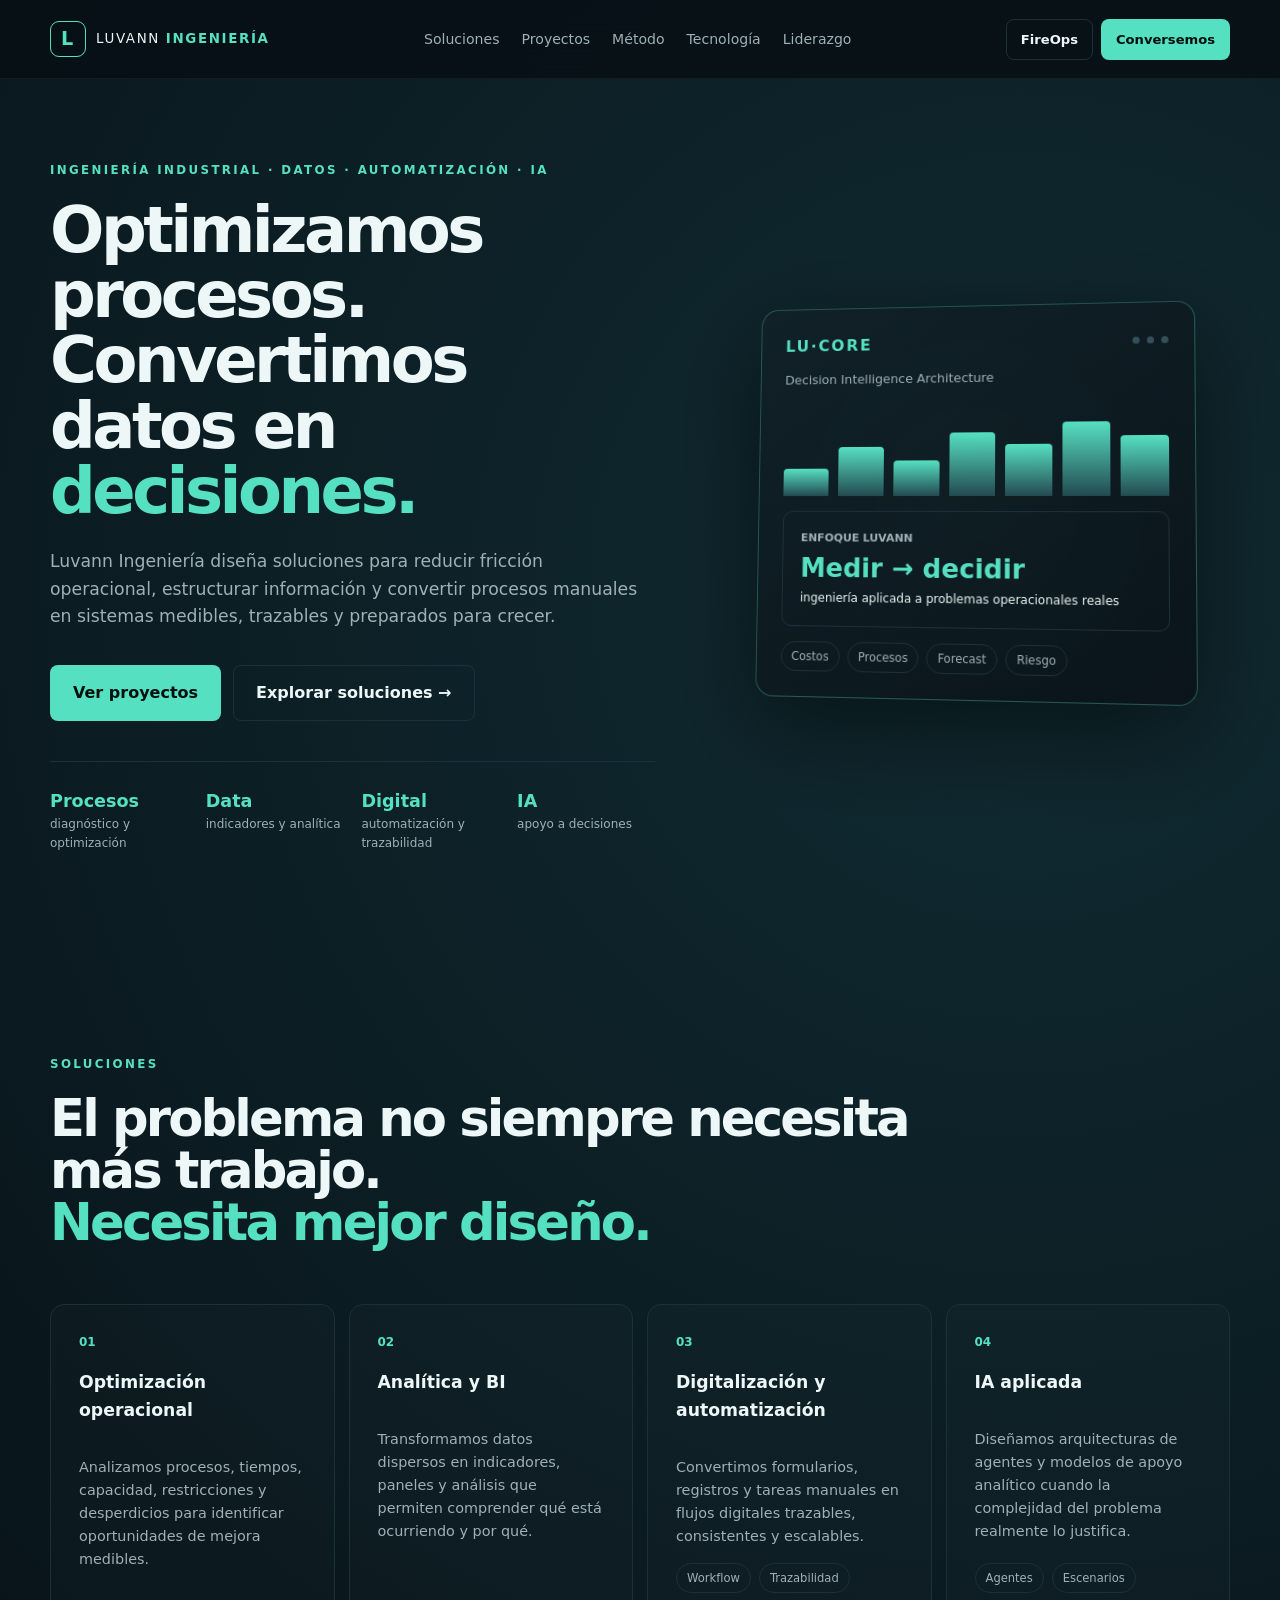
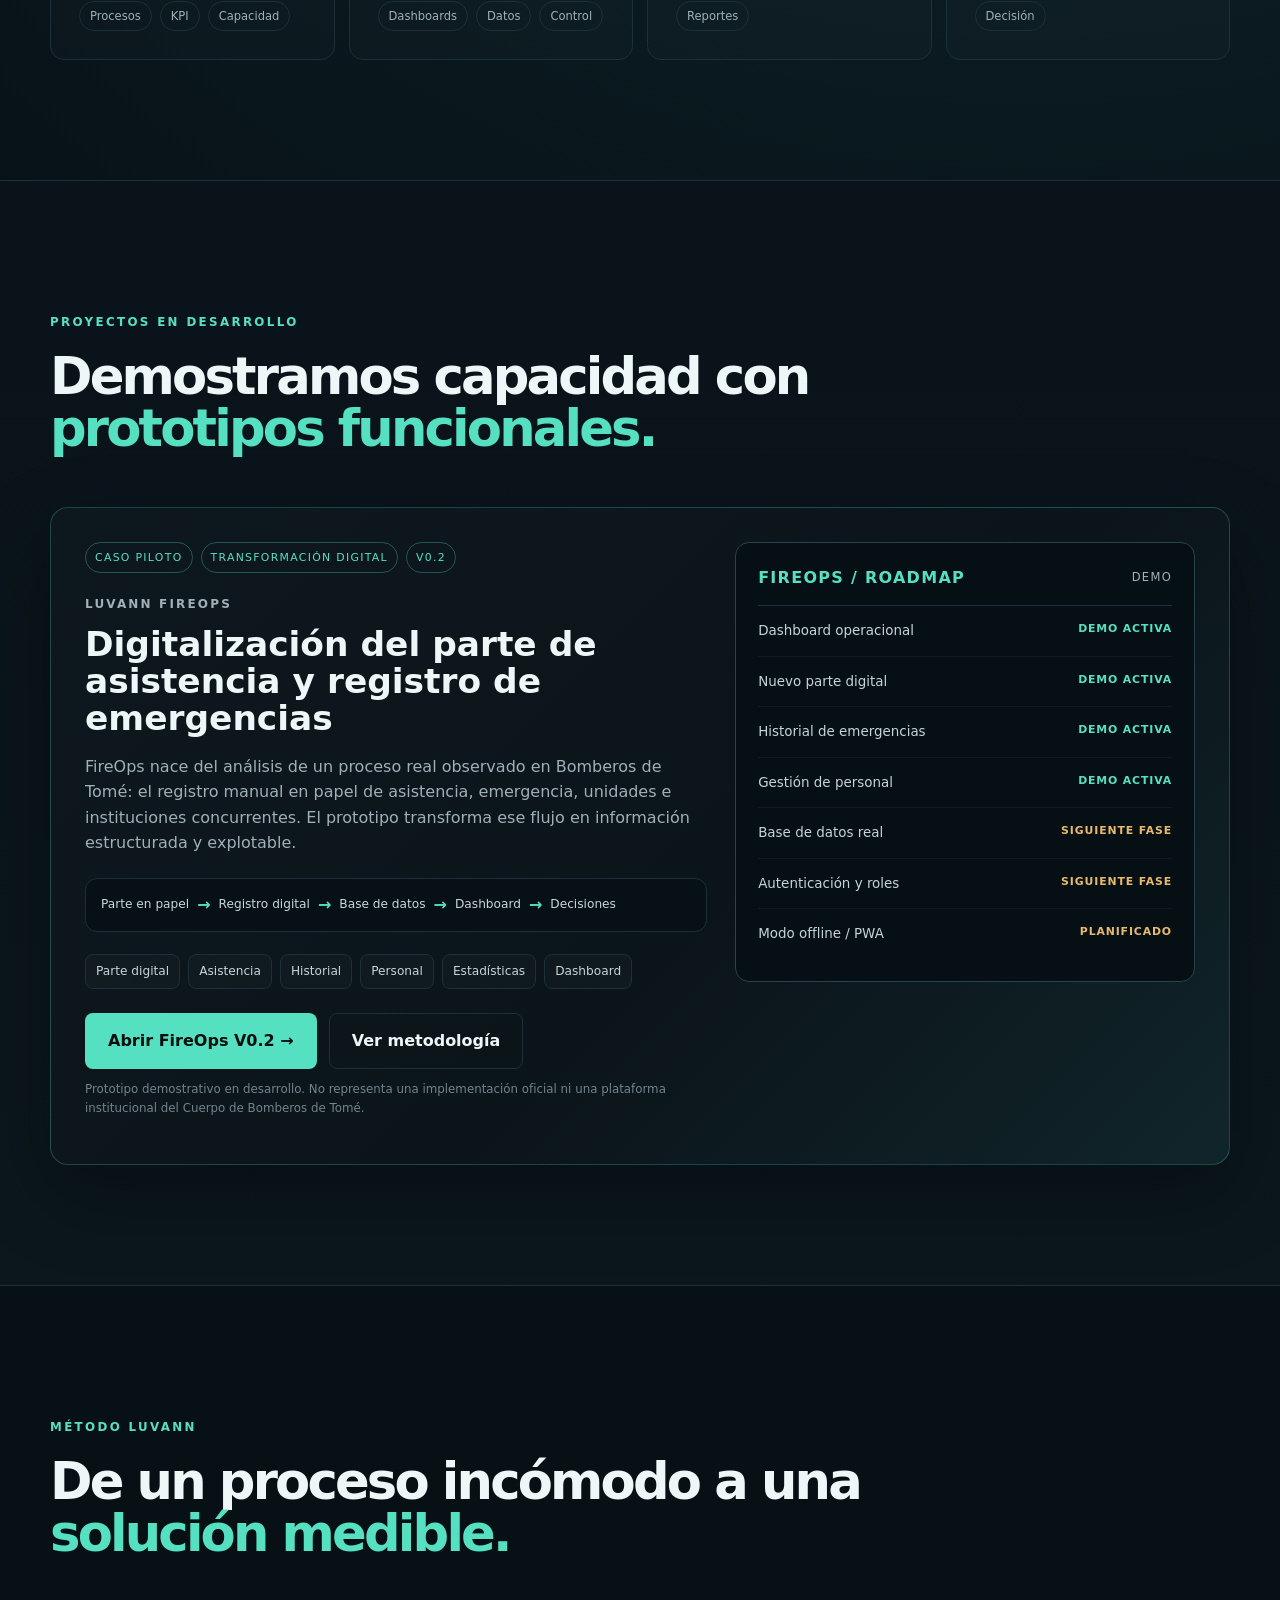
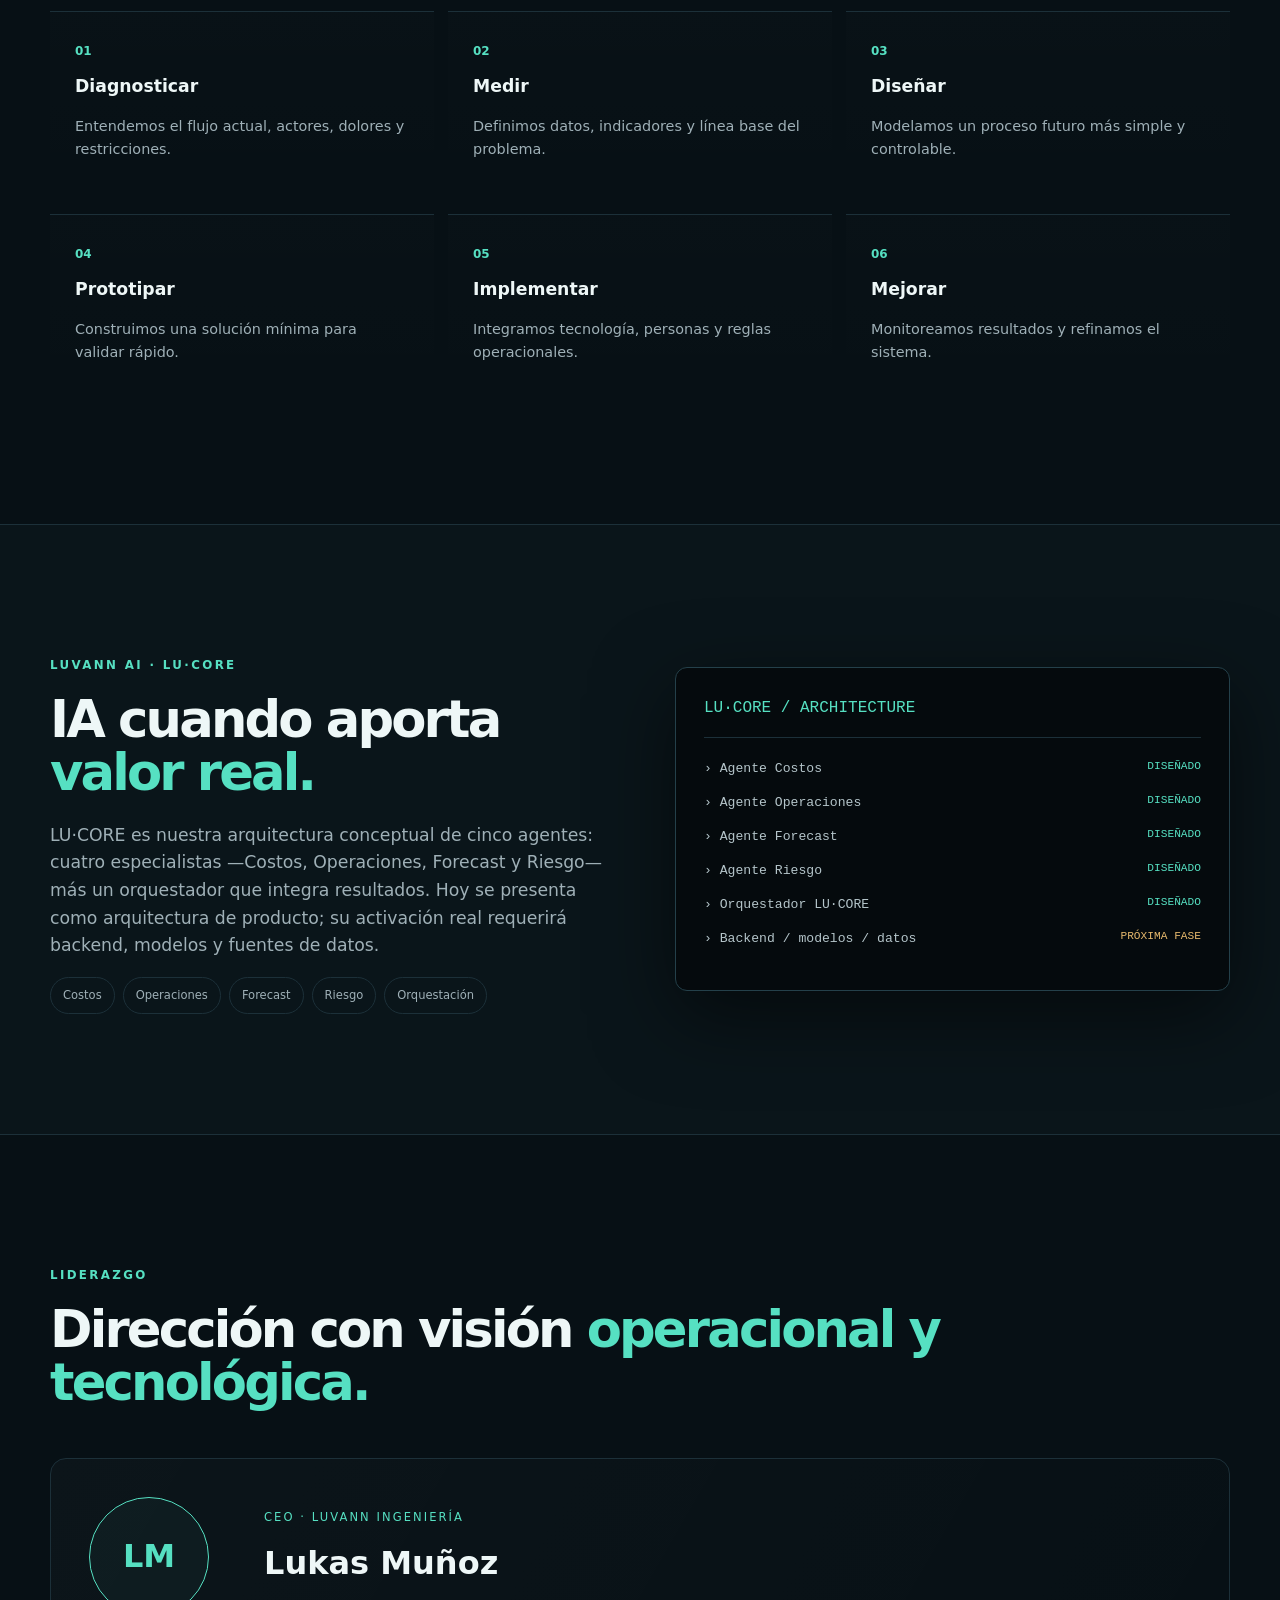
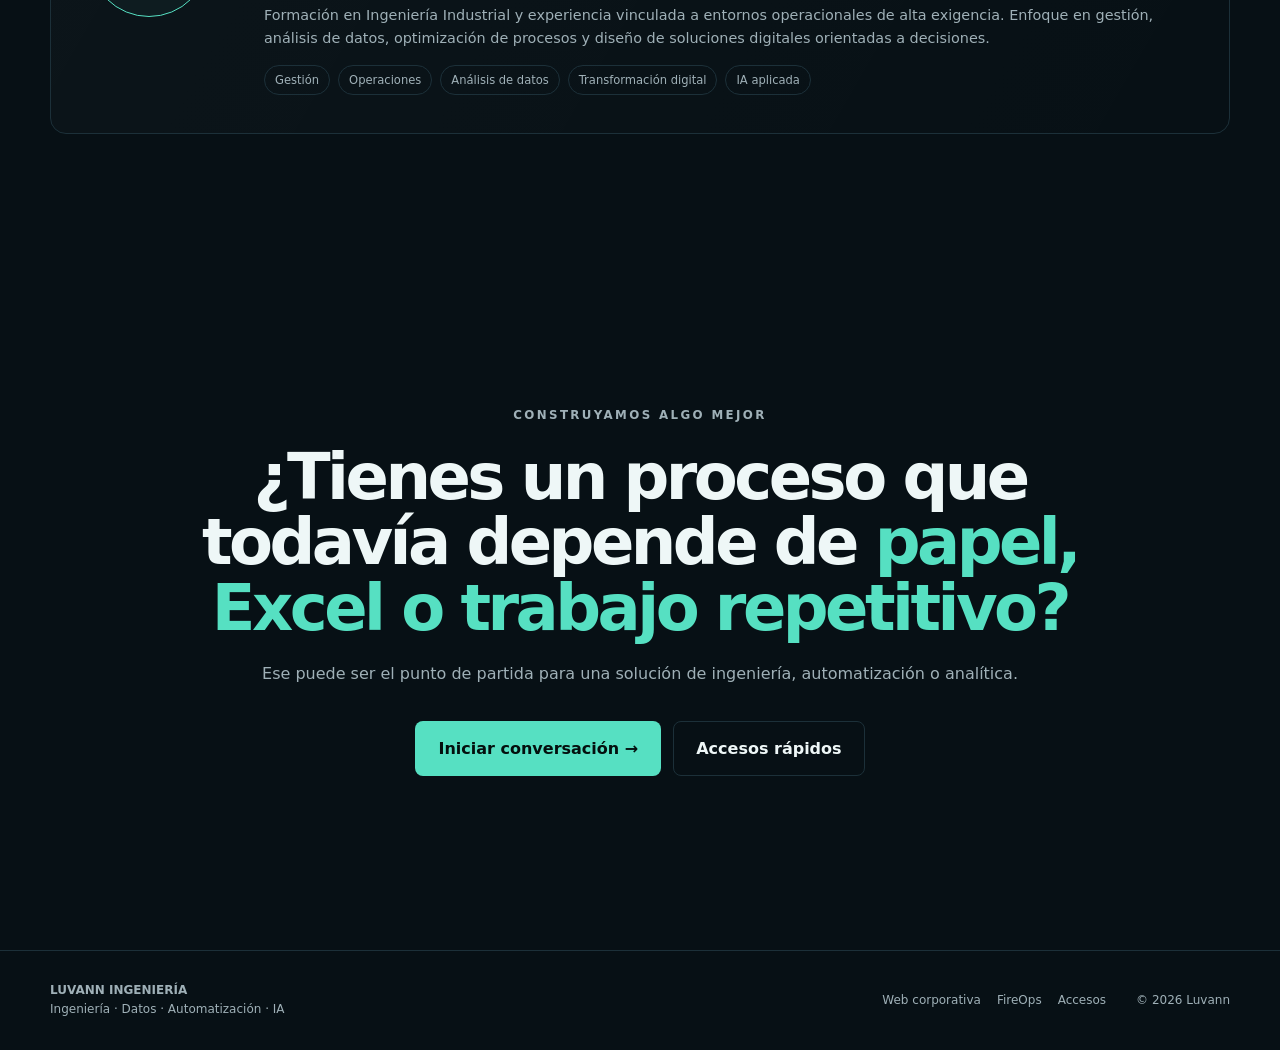
<file: index.html>
<!doctype html>
<html lang="es">
<head>
  <meta charset="utf-8">
  <meta name="viewport" content="width=device-width, initial-scale=1">
  <meta name="description" content="Luvann Ingeniería: optimización de procesos, análisis de datos, automatización e inteligencia artificial aplicada a decisiones operacionales.">
  <meta name="theme-color" content="#071015">
  <title>Luvann Ingeniería | Procesos, Datos, Automatización e IA</title>
  <link rel="stylesheet" href="styles.css?v=4">
</head>
<body>
  <header class="nav-wrap">
    <nav class="nav container">
      <a class="brand" href="#inicio" aria-label="Luvann Ingeniería"><span class="brand-mark">L</span><span>LUVANN <b>INGENIERÍA</b></span></a>
      <div class="nav-links">
        <a href="#servicios">Soluciones</a><a href="#proyectos">Proyectos</a><a href="#metodo">Método</a><a href="#ia">Tecnología</a><a href="#liderazgo">Liderazgo</a>
      </div>
      <div class="nav-actions"><a class="btn ghost btn-small" href="fireops-demo.html">FireOps</a><a class="btn btn-small" href="#contacto">Conversemos</a></div>
    </nav>
  </header>

  <main>
    <section id="inicio" class="hero container">
      <div class="hero-copy reveal">
        <p class="eyebrow">INGENIERÍA INDUSTRIAL · DATOS · AUTOMATIZACIÓN · IA</p>
        <h1>Optimizamos procesos.<br>Convertimos datos en <span>decisiones.</span></h1>
        <p class="lead">Luvann Ingeniería diseña soluciones para reducir fricción operacional, estructurar información y convertir procesos manuales en sistemas medibles, trazables y preparados para crecer.</p>
        <div class="hero-actions"><a class="btn" href="#proyectos">Ver proyectos</a><a class="btn ghost" href="#servicios">Explorar soluciones →</a></div>
        <div class="metrics">
          <div><strong>Procesos</strong><span>diagnóstico y optimización</span></div>
          <div><strong>Data</strong><span>indicadores y analítica</span></div>
          <div><strong>Digital</strong><span>automatización y trazabilidad</span></div>
          <div><strong>IA</strong><span>apoyo a decisiones</span></div>
        </div>
      </div>
      <div class="hero-visual reveal">
        <div class="orb"></div>
        <div class="dashboard">
          <div class="dash-head"><span>LU·CORE</span><i></i><i></i><i></i></div>
          <p>Decision Intelligence Architecture</p>
          <div class="signal"><span></span><span></span><span></span><span></span><span></span><span></span><span></span></div>
          <div class="insight"><b>ENFOQUE LUVANN</b><strong>Medir → decidir</strong><span>ingeniería aplicada a problemas operacionales reales</span></div>
          <div class="chips"><span>Costos</span><span>Procesos</span><span>Forecast</span><span>Riesgo</span></div>
        </div>
      </div>
    </section>

    <section id="servicios" class="section container">
      <p class="eyebrow">SOLUCIONES</p>
      <h2>El problema no siempre necesita más trabajo.<br><span>Necesita mejor diseño.</span></h2>
      <div class="cards solution-cards">
        <article><b>01</b><h3>Optimización operacional</h3><p>Analizamos procesos, tiempos, capacidad, restricciones y desperdicios para identificar oportunidades de mejora medibles.</p><div class="mini-tags"><span>Procesos</span><span>KPI</span><span>Capacidad</span></div></article>
        <article><b>02</b><h3>Analítica y BI</h3><p>Transformamos datos dispersos en indicadores, paneles y análisis que permiten comprender qué está ocurriendo y por qué.</p><div class="mini-tags"><span>Dashboards</span><span>Datos</span><span>Control</span></div></article>
        <article><b>03</b><h3>Digitalización y automatización</h3><p>Convertimos formularios, registros y tareas manuales en flujos digitales trazables, consistentes y escalables.</p><div class="mini-tags"><span>Workflow</span><span>Trazabilidad</span><span>Reportes</span></div></article>
        <article><b>04</b><h3>IA aplicada</h3><p>Diseñamos arquitecturas de agentes y modelos de apoyo analítico cuando la complejidad del problema realmente lo justifica.</p><div class="mini-tags"><span>Agentes</span><span>Escenarios</span><span>Decisión</span></div></article>
      </div>
    </section>

    <section id="proyectos" class="section project-section">
      <div class="container">
        <p class="eyebrow">PROYECTOS EN DESARROLLO</p>
        <h2>Demostramos capacidad con <span>prototipos funcionales.</span></h2>
        <div class="project-card featured-project">
          <div class="project-copy">
            <div class="project-meta"><span>CASO PILOTO</span><span>TRANSFORMACIÓN DIGITAL</span><span>V0.2</span></div>
            <p class="project-kicker">LUVANN FIREOPS</p>
            <h3>Digitalización del parte de asistencia y registro de emergencias</h3>
            <p>FireOps nace del análisis de un proceso real observado en Bomberos de Tomé: el registro manual en papel de asistencia, emergencia, unidades e instituciones concurrentes. El prototipo transforma ese flujo en información estructurada y explotable.</p>
            <div class="flow-strip"><span>Parte en papel</span><b>→</b><span>Registro digital</span><b>→</b><span>Base de datos</span><b>→</b><span>Dashboard</span><b>→</b><span>Decisiones</span></div>
            <div class="project-points"><span>Parte digital</span><span>Asistencia</span><span>Historial</span><span>Personal</span><span>Estadísticas</span><span>Dashboard</span></div>
            <div class="hero-actions project-actions"><a class="btn" href="fireops-demo.html">Abrir FireOps V0.2 →</a><a class="btn ghost" href="#metodo">Ver metodología</a></div>
            <p class="legal-note">Prototipo demostrativo en desarrollo. No representa una implementación oficial ni una plataforma institucional del Cuerpo de Bomberos de Tomé.</p>
          </div>
          <div class="project-panel">
            <div class="project-panel-head"><strong>FIREOPS / ROADMAP</strong><span>DEMO</span></div>
            <div class="project-row"><span>Dashboard operacional</span><b>DEMO ACTIVA</b></div>
            <div class="project-row"><span>Nuevo parte digital</span><b>DEMO ACTIVA</b></div>
            <div class="project-row"><span>Historial de emergencias</span><b>DEMO ACTIVA</b></div>
            <div class="project-row"><span>Gestión de personal</span><b>DEMO ACTIVA</b></div>
            <div class="project-row"><span>Base de datos real</span><b class="pending">SIGUIENTE FASE</b></div>
            <div class="project-row"><span>Autenticación y roles</span><b class="pending">SIGUIENTE FASE</b></div>
            <div class="project-row"><span>Modo offline / PWA</span><b class="pending">PLANIFICADO</b></div>
          </div>
        </div>
      </div>
    </section>

    <section id="metodo" class="section container">
      <p class="eyebrow">MÉTODO LUVANN</p>
      <h2>De un proceso incómodo a una <span>solución medible.</span></h2>
      <div class="method-grid">
        <article><b>01</b><h3>Diagnosticar</h3><p>Entendemos el flujo actual, actores, dolores y restricciones.</p></article>
        <article><b>02</b><h3>Medir</h3><p>Definimos datos, indicadores y línea base del problema.</p></article>
        <article><b>03</b><h3>Diseñar</h3><p>Modelamos un proceso futuro más simple y controlable.</p></article>
        <article><b>04</b><h3>Prototipar</h3><p>Construimos una solución mínima para validar rápido.</p></article>
        <article><b>05</b><h3>Implementar</h3><p>Integramos tecnología, personas y reglas operacionales.</p></article>
        <article><b>06</b><h3>Mejorar</h3><p>Monitoreamos resultados y refinamos el sistema.</p></article>
      </div>
    </section>

    <section id="ia" class="section ai-section">
      <div class="container ai-grid">
        <div><p class="eyebrow">LUVANN AI · LU·CORE</p><h2>IA cuando aporta <span>valor real.</span></h2><p class="lead">LU·CORE es nuestra arquitectura conceptual de cinco agentes: cuatro especialistas —Costos, Operaciones, Forecast y Riesgo— más un orquestador que integra resultados. Hoy se presenta como arquitectura de producto; su activación real requerirá backend, modelos y fuentes de datos.</p><div class="mini-tags large"><span>Costos</span><span>Operaciones</span><span>Forecast</span><span>Riesgo</span><span>Orquestación</span></div></div>
        <div class="terminal"><div>LU·CORE / ARCHITECTURE</div><p>› Agente Costos <em>DISEÑADO</em></p><p>› Agente Operaciones <em>DISEÑADO</em></p><p>› Agente Forecast <em>DISEÑADO</em></p><p>› Agente Riesgo <em>DISEÑADO</em></p><p>› Orquestador LU·CORE <em>DISEÑADO</em></p><p>› Backend / modelos / datos <em class="pending-text">PRÓXIMA FASE</em></p></div>
      </div>
    </section>

    <section id="liderazgo" class="section container leadership">
      <p class="eyebrow">LIDERAZGO</p><h2>Dirección con visión <span>operacional y tecnológica.</span></h2>
      <div class="leader-card"><div class="avatar">LM</div><div><p class="role">CEO · LUVANN INGENIERÍA</p><h3>Lukas Muñoz</h3><p>Formación en Ingeniería Industrial y experiencia vinculada a entornos operacionales de alta exigencia. Enfoque en gestión, análisis de datos, optimización de procesos y diseño de soluciones digitales orientadas a decisiones.</p><div class="tags"><span>Gestión</span><span>Operaciones</span><span>Análisis de datos</span><span>Transformación digital</span><span>IA aplicada</span></div></div></div>
    </section>

    <section id="contacto" class="cta container"><p class="eyebrow">CONSTRUYAMOS ALGO MEJOR</p><h2>¿Tienes un proceso que todavía depende de <span>papel, Excel o trabajo repetitivo?</span></h2><p>Ese puede ser el punto de partida para una solución de ingeniería, automatización o analítica.</p><div class="hero-actions centered"><a class="btn" href="mailto:contacto@luvann.cl?subject=Consulta%20Luvann%20Ingenier%C3%ADa">Iniciar conversación →</a><a class="btn ghost" href="accesos.html">Accesos rápidos</a></div></section>
  </main>

  <footer><div class="container footer-grid"><div><strong>LUVANN INGENIERÍA</strong><span>Ingeniería · Datos · Automatización · IA</span></div><div><a href="./">Web corporativa</a><a href="fireops-demo.html">FireOps</a><a href="accesos.html">Accesos</a></div><span>© <span id="year"></span> Luvann</span></div></footer>
  <script src="script.js?v=4"></script>
</body>
</html>
</file>
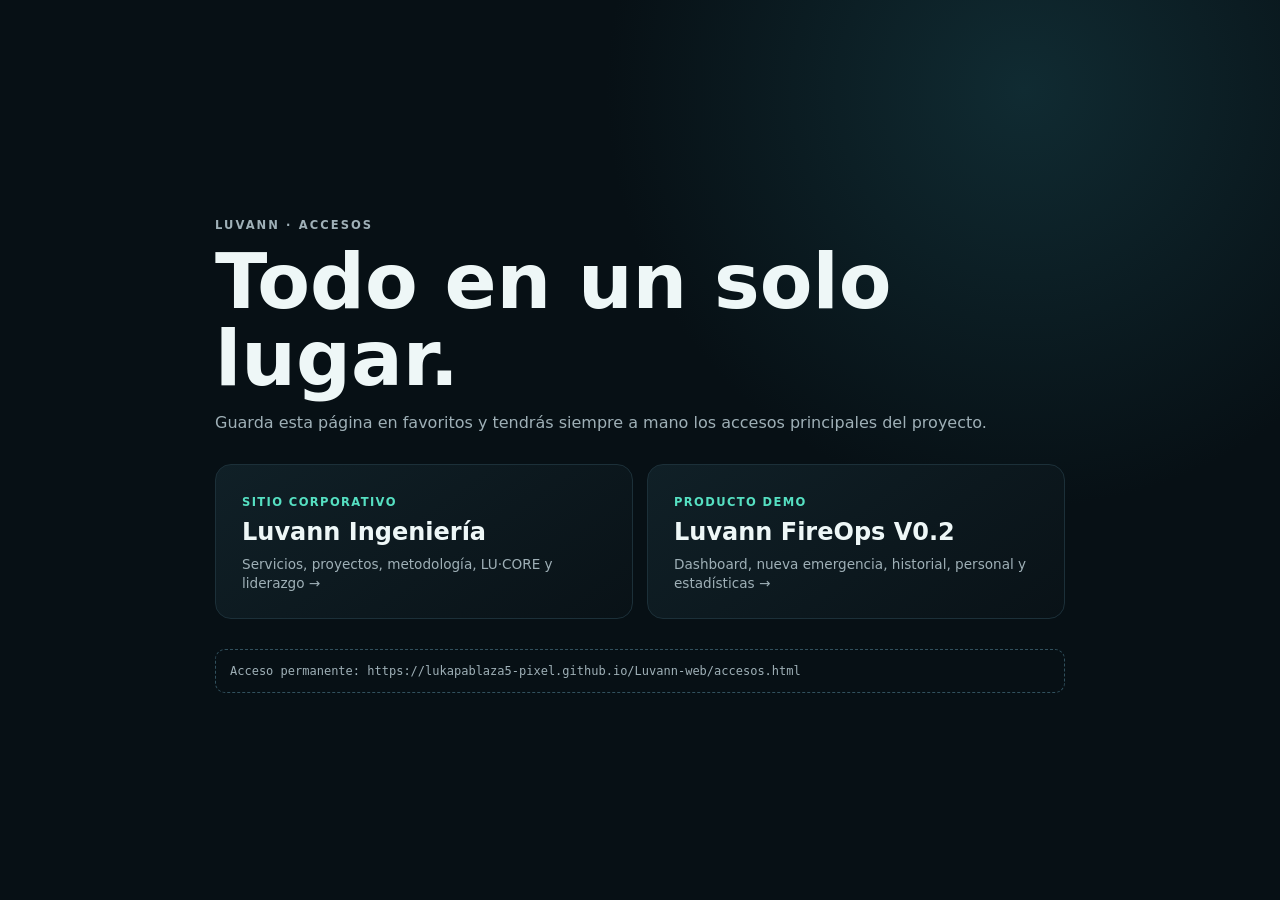
<file: accesos.html>
<!doctype html><html lang="es"><head><meta charset="utf-8"><meta name="viewport" content="width=device-width,initial-scale=1"><meta name="theme-color" content="#071015"><title>Luvann | Accesos rápidos</title><style>:root{--bg:#071015;--panel:#0d181e;--line:#1c3039;--text:#eef7f7;--muted:#9fb0b7;--accent:#56e0c2}*{box-sizing:border-box}body{margin:0;background:radial-gradient(circle at 80% 10%,#102b32 0,transparent 32%),var(--bg);color:var(--text);font-family:Inter,system-ui,-apple-system,Segoe UI,sans-serif;min-height:100vh;display:grid;place-items:center}.wrap{width:min(850px,calc(100% - 28px));padding:50px 0}.eyebrow{color:var(--accent);letter-spacing:.18em;font-size:.72rem;font-weight:800}.wrap h1{font-size:clamp(2.4rem,6vw,4.8rem);line-height:1;margin:10px 0 14px}.wrap p{color:var(--muted)}.grid{display:grid;grid-template-columns:1fr 1fr;gap:14px;margin-top:32px}.card{display:block;text-decoration:none;color:var(--text);padding:26px;border:1px solid var(--line);border-radius:16px;background:linear-gradient(145deg,#102027,#091217);transition:.25s}.card:hover{transform:translateY(-4px);border-color:#56e0c255}.card b{color:var(--accent);font-size:.72rem;letter-spacing:.12em}.card h2{font-size:1.5rem;margin:8px 0}.card span{color:var(--muted);font-size:.85rem}.url{margin-top:30px;padding:14px;border:1px dashed #31505d;border-radius:10px;color:var(--muted);font-family:ui-monospace,Consolas,monospace;font-size:.75rem;overflow-wrap:anywhere}@media(max-width:650px){.grid{grid-template-columns:1fr}}</style></head><body><main class="wrap"><p class="eyebrow">LUVANN · ACCESOS</p><h1>Todo en un solo lugar.</h1><p>Guarda esta página en favoritos y tendrás siempre a mano los accesos principales del proyecto.</p><div class="grid"><a class="card" href="./"><b>SITIO CORPORATIVO</b><h2>Luvann Ingeniería</h2><span>Servicios, proyectos, metodología, LU·CORE y liderazgo →</span></a><a class="card" href="fireops-demo.html"><b>PRODUCTO DEMO</b><h2>Luvann FireOps V0.2</h2><span>Dashboard, nueva emergencia, historial, personal y estadísticas →</span></a></div><div class="url">Acceso permanente: https://lukapablaza5-pixel.github.io/Luvann-web/accesos.html</div></main></body></html>
</file>
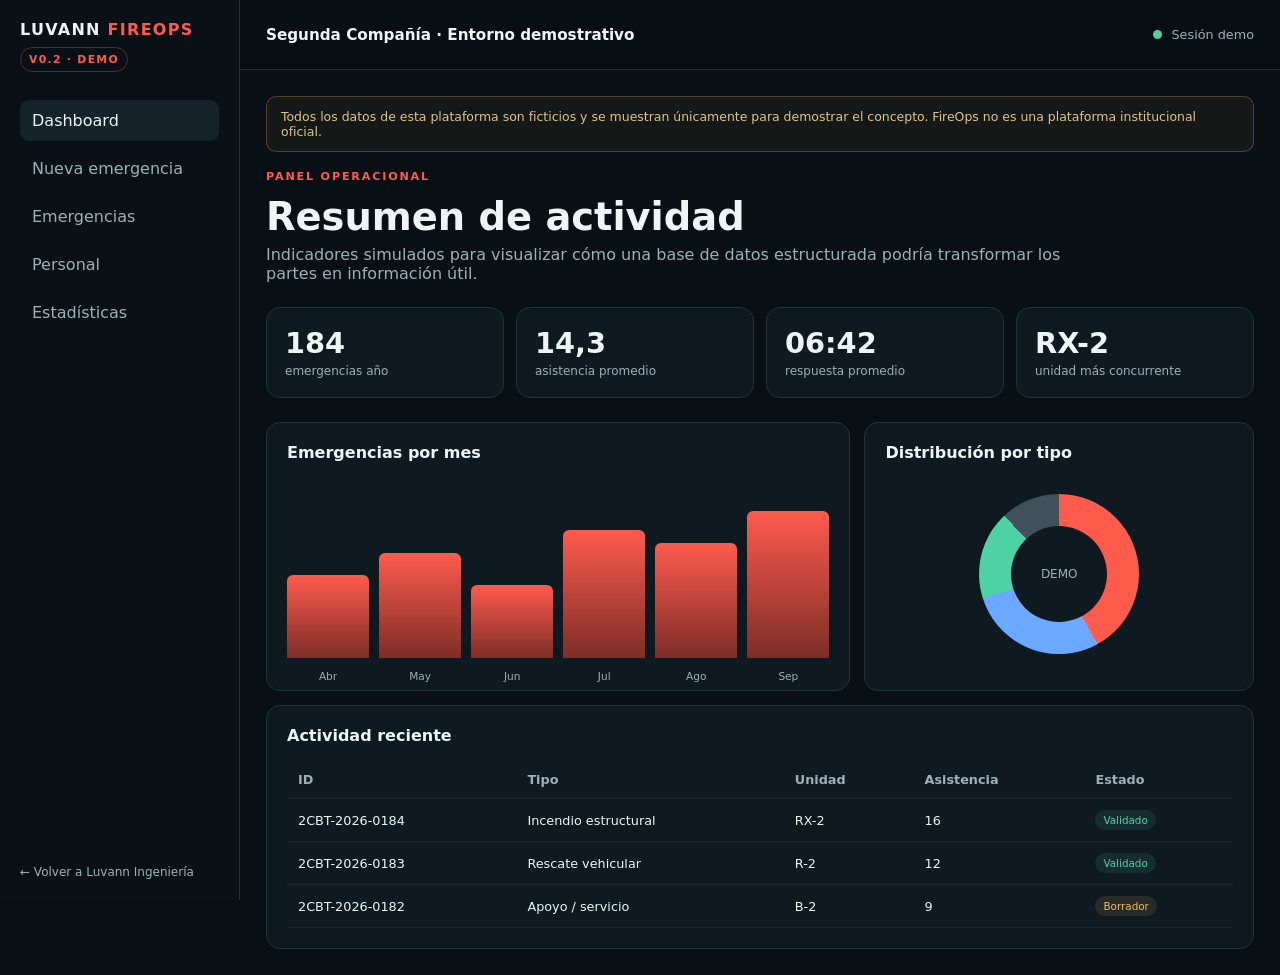
<file: fireops-demo.html>
<!doctype html>
<html lang="es">
<head>
<meta charset="utf-8"><meta name="viewport" content="width=device-width,initial-scale=1"><meta name="theme-color" content="#081015">
<title>Luvann FireOps V0.2 | Demo</title>
<style>
:root{--bg:#081015;--panel:#0f1920;--panel2:#0a1318;--line:#22333d;--text:#eef5f6;--muted:#9eb0b7;--accent:#ff5b4d;--ok:#4ed1a5;--blue:#6aa9ff;--warn:#f0bd62}*{box-sizing:border-box}body{margin:0;background:var(--bg);color:var(--text);font-family:Inter,system-ui,-apple-system,Segoe UI,sans-serif}.app{display:grid;grid-template-columns:240px 1fr;min-height:100vh}.side{border-right:1px solid var(--line);background:#091116;padding:20px;position:sticky;top:0;height:100vh}.brand{font-weight:900;letter-spacing:.08em;margin-bottom:28px}.brand span{color:var(--accent)}.demo-badge{display:inline-block;padding:5px 8px;border:1px solid #ff5b4d55;border-radius:999px;color:#ff8b82;font-size:.68rem;margin-top:8px}.nav{display:grid;gap:7px}.nav button{width:100%;text-align:left;border:0;background:transparent;color:var(--muted);padding:11px 12px;border-radius:9px;font:inherit;cursor:pointer}.nav button:hover,.nav button.active{background:#14222a;color:var(--text)}.side-footer{position:absolute;bottom:20px;left:20px;right:20px}.side-footer a{color:var(--muted);font-size:.75rem;text-decoration:none}.main{min-width:0}.top{height:70px;border-bottom:1px solid var(--line);display:flex;align-items:center;justify-content:space-between;padding:0 26px;background:#081015e8;backdrop-filter:blur(12px);position:sticky;top:0;z-index:5}.top strong{font-size:.95rem}.user{display:flex;align-items:center;gap:9px;color:var(--muted);font-size:.8rem}.dot{width:9px;height:9px;border-radius:50%;background:var(--ok)}.content{padding:26px;max-width:1400px}.view{display:none}.view.active{display:block}.eyebrow{color:var(--accent);font-size:.7rem;letter-spacing:.16em;font-weight:800}.title{font-size:clamp(1.8rem,3vw,3rem);margin:8px 0 6px}.sub{color:var(--muted);max-width:800px;margin-top:0}.kpis{display:grid;grid-template-columns:repeat(4,1fr);gap:12px;margin:24px 0}.card,.kpi{border:1px solid var(--line);background:var(--panel);border-radius:14px}.kpi{padding:18px}.kpi strong{display:block;font-size:1.8rem}.kpi span{font-size:.75rem;color:var(--muted)}.grid2{display:grid;grid-template-columns:1.2fr .8fr;gap:14px}.card{padding:20px}.card h3{margin:0 0 16px;font-size:1rem}.bars{display:flex;align-items:end;gap:10px;height:180px;padding-top:20px}.bar{flex:1;background:linear-gradient(var(--accent),#7d2d27);border-radius:6px 6px 0 0;position:relative}.bar span{position:absolute;bottom:-24px;left:50%;transform:translateX(-50%);font-size:.66rem;color:var(--muted)}.donut-wrap{display:grid;place-items:center;padding:16px}.donut{width:160px;height:160px;border-radius:50%;background:conic-gradient(var(--accent) 0 42%,var(--blue) 42% 70%,var(--ok) 70% 88%,#40515a 88%);display:grid;place-items:center}.donut:after{content:'DEMO';width:96px;height:96px;border-radius:50%;background:var(--panel);display:grid;place-items:center;color:var(--muted);font-size:.75rem}.table{width:100%;border-collapse:collapse}.table th,.table td{text-align:left;padding:11px;border-bottom:1px solid #ffffff0a;font-size:.8rem}.table th{color:var(--muted);font-weight:600}.pill{display:inline-block;border-radius:999px;padding:4px 8px;font-size:.65rem}.ok{background:#4ed1a51c;color:var(--ok)}.warn{background:#f0bd621c;color:var(--warn)}.btn{border:0;border-radius:9px;padding:11px 15px;font-weight:800;cursor:pointer}.primary{background:var(--accent);color:#fff}.secondary{background:#16252d;color:var(--text);border:1px solid var(--line)}.actions{display:flex;gap:9px;flex-wrap:wrap}.form-grid{display:grid;grid-template-columns:repeat(2,1fr);gap:12px}.field{display:flex;flex-direction:column;gap:6px}.full{grid-column:1/-1}label{font-size:.76rem;color:var(--muted)}input,select,textarea{background:var(--panel2);border:1px solid var(--line);border-radius:9px;padding:11px;color:var(--text);font:inherit;width:100%}textarea{min-height:90px}.people{display:grid;grid-template-columns:repeat(2,1fr);gap:8px}.person{display:flex;align-items:center;gap:9px;border:1px solid var(--line);border-radius:9px;padding:10px;background:var(--panel2)}.person input{width:auto}.person small{margin-left:auto;color:var(--muted)}.preview{white-space:pre-wrap;font-family:ui-monospace,Consolas,monospace;font-size:.75rem;background:#061014;border:1px dashed #31505d;padding:14px;border-radius:10px;min-height:160px}.split{display:grid;grid-template-columns:1.1fr .9fr;gap:14px}.stat-grid{display:grid;grid-template-columns:repeat(3,1fr);gap:12px}.stat-box{padding:18px;border:1px solid var(--line);border-radius:12px;background:var(--panel)}.stat-box b{font-size:1.5rem;color:var(--blue)}.stat-box span{display:block;color:var(--muted);font-size:.72rem}.notice{border:1px solid #f0bd6244;background:#f0bd620d;color:#ddc38e;padding:12px 14px;border-radius:10px;font-size:.78rem;margin-bottom:18px}@media(max-width:950px){.app{grid-template-columns:1fr}.side{position:static;height:auto;border-right:0;border-bottom:1px solid var(--line)}.nav{grid-template-columns:repeat(5,1fr);overflow:auto}.nav button{white-space:nowrap}.side-footer{display:none}.grid2,.split{grid-template-columns:1fr}.kpis{grid-template-columns:1fr 1fr}}@media(max-width:620px){.content{padding:16px}.top{padding:0 16px}.kpis,.form-grid,.people,.stat-grid{grid-template-columns:1fr}.full{grid-column:auto}.nav{grid-template-columns:1fr 1fr}.table{display:block;overflow:auto}.user{display:none}}
</style>
</head>
<body>
<div class="app">
<aside class="side">
  <div class="brand">LUVANN <span>FIREOPS</span><br><span class="demo-badge">V0.2 · DEMO</span></div>
  <div class="nav">
    <button class="active" data-view="dashboard">Dashboard</button>
    <button data-view="nuevo">Nueva emergencia</button>
    <button data-view="historial">Emergencias</button>
    <button data-view="personal">Personal</button>
    <button data-view="estadisticas">Estadísticas</button>
  </div>
  <div class="side-footer"><a href="./">← Volver a Luvann Ingeniería</a></div>
</aside>
<div class="main">
<header class="top"><strong>Segunda Compañía · Entorno demostrativo</strong><div class="user"><span class="dot"></span> Sesión demo</div></header>
<div class="content">
  <div class="notice">Todos los datos de esta plataforma son ficticios y se muestran únicamente para demostrar el concepto. FireOps no es una plataforma institucional oficial.</div>

  <section id="dashboard" class="view active">
    <p class="eyebrow">PANEL OPERACIONAL</p><h1 class="title">Resumen de actividad</h1><p class="sub">Indicadores simulados para visualizar cómo una base de datos estructurada podría transformar los partes en información útil.</p>
    <div class="kpis"><div class="kpi"><strong>184</strong><span>emergencias año</span></div><div class="kpi"><strong>14,3</strong><span>asistencia promedio</span></div><div class="kpi"><strong>06:42</strong><span>respuesta promedio</span></div><div class="kpi"><strong>RX-2</strong><span>unidad más concurrente</span></div></div>
    <div class="grid2"><div class="card"><h3>Emergencias por mes</h3><div class="bars"><div class="bar" style="height:52%"><span>Abr</span></div><div class="bar" style="height:66%"><span>May</span></div><div class="bar" style="height:46%"><span>Jun</span></div><div class="bar" style="height:80%"><span>Jul</span></div><div class="bar" style="height:72%"><span>Ago</span></div><div class="bar" style="height:92%"><span>Sep</span></div></div></div><div class="card"><h3>Distribución por tipo</h3><div class="donut-wrap"><div class="donut"></div></div></div></div>
    <div class="card" style="margin-top:14px"><h3>Actividad reciente</h3><table class="table"><thead><tr><th>ID</th><th>Tipo</th><th>Unidad</th><th>Asistencia</th><th>Estado</th></tr></thead><tbody><tr><td>2CBT-2026-0184</td><td>Incendio estructural</td><td>RX-2</td><td>16</td><td><span class="pill ok">Validado</span></td></tr><tr><td>2CBT-2026-0183</td><td>Rescate vehicular</td><td>R-2</td><td>12</td><td><span class="pill ok">Validado</span></td></tr><tr><td>2CBT-2026-0182</td><td>Apoyo / servicio</td><td>B-2</td><td>9</td><td><span class="pill warn">Borrador</span></td></tr></tbody></table></div>
  </section>

  <section id="nuevo" class="view">
    <p class="eyebrow">NUEVO PARTE</p><h1 class="title">Registrar emergencia</h1><p class="sub">Completa el flujo de demostración. Nada se almacena fuera de tu navegador.</p>
    <div class="split"><div class="card"><div class="form-grid"><div class="field"><label>ID</label><input id="id" value="2CBT-2026-0185" readonly></div><div class="field"><label>Fecha y hora</label><input id="fecha" type="datetime-local"></div><div class="field"><label>Tipo</label><select id="tipo"><option>Incendio estructural</option><option>Rescate vehicular</option><option>Rescate</option><option>Material peligroso</option><option>Apoyo / servicio</option></select></div><div class="field"><label>Unidad</label><select id="unidad"><option>B-2</option><option>RX-2</option><option>R-2</option><option>UT-2</option></select></div><div class="field"><label>OBAC</label><input id="obac" placeholder="Responsable"></div><div class="field"><label>Dirección</label><input id="direccion" placeholder="Dirección"></div><div class="field"><label>Carabineros</label><input id="carab" placeholder="Unidad / responsable"></div><div class="field"><label>Salud</label><input id="salud" placeholder="Unidad / responsable"></div><div class="field full"><label>Descripción</label><textarea id="descripcion" placeholder="Situación encontrada y acciones principales"></textarea></div></div><h3 style="margin-top:22px">Asistencia</h3><div class="people"><label class="person"><input class="asis" type="checkbox" checked data-name="Voluntario Demo 01">Voluntario Demo 01<small>ASISTIÓ</small></label><label class="person"><input class="asis" type="checkbox" checked data-name="Voluntario Demo 02">Voluntario Demo 02<small>ASISTIÓ</small></label><label class="person"><input class="asis" type="checkbox" data-name="Voluntario Demo 03">Voluntario Demo 03<small>DISPONIBLE</small></label><label class="person"><input class="asis" type="checkbox" checked data-name="Voluntario Demo 04">Voluntario Demo 04<small>ASISTIÓ</small></label></div><div class="actions" style="margin-top:18px"><button class="btn secondary" onclick="cargarDemo()">Cargar ejemplo</button><button class="btn primary" onclick="generar()">Generar resumen</button><button class="btn secondary" onclick="validar()">Validar parte</button></div></div><div class="card"><h3>Vista previa</h3><div id="preview" class="preview">Completa el formulario y pulsa “Generar resumen”.</div></div></div>
  </section>

  <section id="historial" class="view"><p class="eyebrow">HISTORIAL</p><h1 class="title">Emergencias registradas</h1><p class="sub">Ejemplo de cómo podría consultarse el archivo histórico sin revisar documentos físicos uno a uno.</p><div class="card"><table class="table"><thead><tr><th>Fecha</th><th>ID</th><th>Tipo</th><th>Dirección</th><th>Unidad</th><th>Asistencia</th><th>Estado</th></tr></thead><tbody><tr><td>22/09/2026</td><td>0184</td><td>Incendio estructural</td><td>Sector centro</td><td>RX-2</td><td>16</td><td><span class="pill ok">Validado</span></td></tr><tr><td>20/09/2026</td><td>0183</td><td>Rescate vehicular</td><td>Ruta interurbana</td><td>R-2</td><td>12</td><td><span class="pill ok">Validado</span></td></tr><tr><td>18/09/2026</td><td>0182</td><td>Apoyo / servicio</td><td>Sector norte</td><td>B-2</td><td>9</td><td><span class="pill warn">Borrador</span></td></tr></tbody></table></div></section>

  <section id="personal" class="view"><p class="eyebrow">PERSONAL</p><h1 class="title">Asistencia y disponibilidad</h1><p class="sub">La nómina real podría cargarse desde una base segura y registrar presencia, cuartel, maquinista u otras funciones.</p><div class="card"><table class="table"><thead><tr><th>Voluntario</th><th>Asistencias demo</th><th>% demo</th><th>Última salida</th></tr></thead><tbody><tr><td>Voluntario Demo 01</td><td>41</td><td>82%</td><td>22/09</td></tr><tr><td>Voluntario Demo 02</td><td>38</td><td>76%</td><td>22/09</td></tr><tr><td>Voluntario Demo 03</td><td>31</td><td>62%</td><td>20/09</td></tr><tr><td>Voluntario Demo 04</td><td>44</td><td>88%</td><td>22/09</td></tr></tbody></table></div></section>

  <section id="estadisticas" class="view"><p class="eyebrow">ANALÍTICA</p><h1 class="title">Indicadores demostrativos</h1><p class="sub">Con datos reales, estos indicadores podrían filtrarse por mes, tipo de emergencia, unidad, horario o dotación.</p><div class="stat-grid"><div class="stat-box"><b>37</b><span>incendios estructurales</span></div><div class="stat-box"><b>28</b><span>rescates</span></div><div class="stat-box"><b>41</b><span>servicios / apoyos</span></div><div class="stat-box"><b>18:40</b><span>franja horaria con mayor actividad</span></div><div class="stat-box"><b>14,3</b><span>dotación promedio</span></div><div class="stat-box"><b>92%</b><span>partes cerrados correctamente</span></div></div></section>
</div>
</div>
</div>
<script>
const buttons=[...document.querySelectorAll('.nav button')];const views=[...document.querySelectorAll('.view')];buttons.forEach(b=>b.onclick=()=>{buttons.forEach(x=>x.classList.remove('active'));views.forEach(v=>v.classList.remove('active'));b.classList.add('active');document.getElementById(b.dataset.view).classList.add('active');window.scrollTo(0,0)});
const now=new Date();document.getElementById('fecha').value=new Date(now.getTime()-now.getTimezoneOffset()*60000).toISOString().slice(0,16);
function names(){return [...document.querySelectorAll('.asis:checked')].map(x=>x.dataset.name)}
function cargarDemo(){obac.value='Capitán Demo';direccion.value='Av. Costanera 245';carab.value='Patrulla territorial';salud.value='Ambulancia de apoyo';descripcion.value='Principio de incendio en dependencia comercial. Situación controlada por la primera unidad, sin lesionados.';generar()}
function generar(){const a=names();preview.textContent=`PARTE DIGITAL · ${id.value}\nFecha: ${fecha.value.replace('T',' ')}\nTipo: ${tipo.value}\nUnidad: ${unidad.value}\nOBAC: ${obac.value||'—'}\nDirección: ${direccion.value||'—'}\nCarabineros: ${carab.value||'—'}\nSalud: ${salud.value||'—'}\nAsistencia: ${a.length} (${a.join(', ')||'—'})\nDescripción: ${descripcion.value||'—'}\nEstado: BORRADOR`}
function validar(){generar();preview.textContent=preview.textContent.replace('Estado: BORRADOR','Estado: VALIDADO (DEMO)');alert('Demo: parte validado. En una versión productiva se almacenaría en base de datos con usuario, fecha, trazabilidad y permisos.')}
</script>
</body></html>
</file>
<file: styles.css>
:root{--bg:#071015;--panel:#0d181e;--line:#1c3039;--text:#eef7f7;--muted:#9fb0b7;--accent:#56e0c2;--accent2:#65a8ff;--warn:#e7b96d;--max:1180px}*{box-sizing:border-box}html{scroll-behavior:smooth}body{margin:0;background:radial-gradient(circle at 80% 10%,#102b32 0,transparent 32%),var(--bg);color:var(--text);font-family:Inter,ui-sans-serif,system-ui,-apple-system,Segoe UI,sans-serif;line-height:1.6}.container{width:min(var(--max),calc(100% - 40px));margin:auto}.nav-wrap{position:sticky;top:0;z-index:20;background:#071015e8;backdrop-filter:blur(16px);border-bottom:1px solid #ffffff0d}.nav{min-height:78px;display:flex;align-items:center;justify-content:space-between;gap:18px}.brand{display:flex;align-items:center;gap:10px;color:var(--text);text-decoration:none;letter-spacing:.12em;font-size:.84rem;white-space:nowrap}.brand b{color:var(--accent);font-weight:600}.brand-mark{display:grid;place-items:center;width:36px;height:36px;border:1px solid var(--accent);border-radius:9px;color:var(--accent);font-size:1.2rem;font-weight:800}.nav-links{display:flex;gap:22px}.nav-links a{color:var(--muted);text-decoration:none;font-size:.88rem}.nav-links a:hover{color:var(--accent)}.nav-actions{display:flex;gap:8px}.btn{display:inline-block;padding:14px 22px;border-radius:8px;background:var(--accent);color:#04100e;text-decoration:none;font-weight:750;transition:.25s;border:1px solid transparent}.btn:hover{transform:translateY(-2px);box-shadow:0 12px 35px #56e0c229}.btn-small{padding:9px 14px;font-size:.82rem}.ghost{background:transparent;color:var(--text);border-color:var(--line)}.hero{min-height:calc(100vh - 78px);display:grid;grid-template-columns:1.08fr .92fr;align-items:center;gap:60px;padding-top:70px;padding-bottom:70px}.eyebrow{color:var(--accent);font-size:.74rem;letter-spacing:.2em;font-weight:800}.hero h1,.section h2,.cta h2{font-size:clamp(2.7rem,5vw,5.2rem);line-height:1.02;letter-spacing:-.055em;margin:18px 0 24px}.hero h1 span,.section h2 span,.cta h2 span{color:var(--accent)}.lead{color:var(--muted);font-size:1.08rem;max-width:720px}.hero-actions{display:flex;gap:12px;margin:34px 0;flex-wrap:wrap}.hero-actions.centered{justify-content:center}.metrics{display:grid;grid-template-columns:repeat(4,1fr);gap:18px;border-top:1px solid var(--line);padding-top:25px;margin-top:40px}.metrics div{display:flex;flex-direction:column}.metrics strong{font-size:1.1rem;color:var(--accent)}.metrics span,small{color:var(--muted);font-size:.75rem}.hero-visual{position:relative;min-height:520px;display:grid;place-items:center}.orb{position:absolute;width:420px;height:420px;border-radius:50%;background:radial-gradient(circle,#56e0c22e 0,#65a8ff12 45%,transparent 70%);filter:blur(4px)}.dashboard{position:relative;width:min(440px,100%);padding:25px;border:1px solid #65e7d34a;border-radius:18px;background:linear-gradient(145deg,#102027e8,#091217e8);box-shadow:0 30px 100px #0008;transform:perspective(900px) rotateY(-6deg) rotateX(3deg)}.dash-head{display:flex;align-items:center;gap:7px;color:var(--accent);font-weight:800;letter-spacing:.12em}.dash-head span{margin-right:auto}.dash-head i{width:7px;height:7px;border-radius:50%;background:#36505a}.dashboard>p{color:var(--muted);font-size:.8rem}.signal{height:110px;display:flex;align-items:end;gap:10px;padding:15px 0}.signal span{flex:1;background:linear-gradient(var(--accent),#234a50);border-radius:4px 4px 0 0;animation:pulse 3s infinite alternate}.signal span:nth-child(1){height:35%}.signal span:nth-child(2){height:62%}.signal span:nth-child(3){height:45%}.signal span:nth-child(4){height:80%}.signal span:nth-child(5){height:65%}.signal span:nth-child(6){height:92%}.signal span:nth-child(7){height:75%}@keyframes pulse{to{filter:brightness(1.35);transform:scaleY(.92)}}.insight{border:1px solid var(--line);padding:18px;border-radius:10px;display:grid}.insight b{font-size:.7rem;color:var(--muted)}.insight strong{font-size:1.65rem;color:var(--accent)}.insight span{font-size:.75rem}.chips,.tags,.mini-tags{display:flex;flex-wrap:wrap;gap:8px;margin-top:15px}.chips span,.tags span,.mini-tags span{border:1px solid var(--line);border-radius:999px;padding:5px 10px;color:var(--muted);font-size:.72rem}.mini-tags.large span{padding:8px 12px}.section{padding:120px 0}.section h2{font-size:clamp(2.4rem,4vw,4.4rem);max-width:980px}.cards{display:grid;grid-template-columns:repeat(4,1fr);gap:14px;margin-top:55px}.cards article{padding:28px;border:1px solid var(--line);border-radius:14px;background:#ffffff03;transition:.3s}.cards article:hover{transform:translateY(-6px);border-color:#56e0c260;background:#56e0c208}.cards article>b,.method-grid article>b{color:var(--accent);font-size:.75rem}.cards h3,.method-grid h3{font-size:1.08rem}.cards p,.method-grid p,.leader-card p{color:var(--muted);font-size:.9rem}.solution-cards article{min-height:300px;display:flex;flex-direction:column}.solution-cards .mini-tags{margin-top:auto}.project-section{background:linear-gradient(180deg,#091319,#0b171d);border-top:1px solid var(--line);border-bottom:1px solid var(--line)}.project-card{margin-top:52px;display:grid;grid-template-columns:1.15fr .85fr;gap:28px;padding:34px;border:1px solid #56e0c23d;border-radius:18px;background:linear-gradient(135deg,#0d181e,#0b1419 58%,#10252a)}.featured-project{box-shadow:0 30px 80px #0005}.project-meta{display:flex;gap:8px;flex-wrap:wrap}.project-meta span{font-size:.68rem;letter-spacing:.12em;color:var(--accent);border:1px solid #56e0c250;border-radius:999px;padding:6px 9px}.project-kicker{font-size:.75rem;color:var(--accent);font-weight:800;letter-spacing:.18em;margin-top:22px}.project-copy h3{font-size:2.15rem;line-height:1.08;margin:8px 0 14px}.project-copy p{color:var(--muted);max-width:700px}.flow-strip{display:flex;align-items:center;flex-wrap:wrap;gap:8px;margin:22px 0;padding:13px 15px;border:1px solid var(--line);border-radius:12px;background:#071015}.flow-strip span{font-size:.76rem;color:#c7d7db}.flow-strip b{color:var(--accent)}.project-points{display:flex;flex-wrap:wrap;gap:8px;margin:20px 0 6px}.project-points span{padding:7px 10px;border-radius:8px;background:#ffffff05;border:1px solid var(--line);color:#c4d4d8;font-size:.76rem}.project-actions{margin:24px 0 10px}.legal-note{font-size:.74rem!important;color:#71858c!important}.project-panel{background:#061014;border:1px solid #27434b;border-radius:14px;padding:22px;height:max-content}.project-panel-head{display:flex;justify-content:space-between;align-items:center;color:var(--accent);padding-bottom:15px;border-bottom:1px solid var(--line);letter-spacing:.08em}.project-panel-head span{font-size:.72rem;color:var(--muted)}.project-row{display:flex;justify-content:space-between;gap:18px;padding:14px 0;border-bottom:1px solid #ffffff0a;color:#c5d4d8;font-size:.84rem}.project-row:last-child{border-bottom:0}.project-row b{font-size:.68rem;color:var(--accent);letter-spacing:.08em;text-align:right}.project-row b.pending{color:var(--warn)}.method-grid{display:grid;grid-template-columns:repeat(3,1fr);gap:14px;margin-top:52px}.method-grid article{padding:25px;border-top:1px solid var(--line);background:linear-gradient(180deg,#ffffff02,transparent)}.method-grid h3{margin:10px 0 7px}.ai-section{border-top:1px solid var(--line);border-bottom:1px solid var(--line);background:#0a151a}.ai-grid{display:grid;grid-template-columns:1fr 1fr;gap:70px;align-items:center}.terminal{background:#050a0d;border:1px solid #24404a;border-radius:12px;padding:28px;font-family:ui-monospace,SFMono-Regular,Consolas,monospace;color:#b5c5ca;box-shadow:0 25px 80px #0008}.terminal>div{color:var(--accent);border-bottom:1px solid var(--line);padding-bottom:15px;margin-bottom:20px}.terminal p{font-size:.82rem}.terminal em{float:right;color:var(--accent);font-style:normal;font-size:.7rem}.pending-text{color:var(--warn)!important}.leadership h2{max-width:950px}.leader-card{margin-top:50px;display:grid;grid-template-columns:140px 1fr;gap:35px;padding:38px;border:1px solid var(--line);border-radius:16px;background:linear-gradient(120deg,#ffffff05,transparent)}.avatar{width:120px;height:120px;border-radius:50%;display:grid;place-items:center;border:1px solid var(--accent);font-size:2rem;font-weight:800;color:var(--accent);background:#56e0c20a}.role{color:var(--accent)!important;font-size:.72rem!important;letter-spacing:.18em}.leader-card h3{font-size:2rem;margin:3px 0}.cta{text-align:center;padding:140px 20px}.cta h2{font-size:clamp(2.5rem,5vw,5rem);max-width:980px;margin:20px auto}.cta p{color:var(--muted)}footer{border-top:1px solid var(--line);padding:30px 0;color:var(--muted);font-size:.75rem}.footer-grid{display:grid;grid-template-columns:1fr auto auto;align-items:center;gap:30px}.footer-grid>div:first-child{display:flex;flex-direction:column}.footer-grid>div:nth-child(2){display:flex;gap:16px}.footer-grid a{color:var(--muted);text-decoration:none}.footer-grid a:hover{color:var(--accent)}.reveal{opacity:0;transform:translateY(18px);transition:.7s}.reveal.visible{opacity:1;transform:none}@media(max-width:980px){.nav-links{display:none}.hero,.ai-grid,.project-card{grid-template-columns:1fr}.hero{padding-top:80px}.hero-visual{min-height:400px}.cards{grid-template-columns:1fr 1fr}.method-grid{grid-template-columns:1fr 1fr}.metrics{grid-template-columns:1fr 1fr}.section{padding:90px 0}.leader-card{grid-template-columns:1fr}.avatar{width:90px;height:90px}.dashboard{transform:none}.footer-grid{grid-template-columns:1fr}.footer-grid>div:nth-child(2){flex-wrap:wrap}}@media(max-width:620px){.cards,.method-grid,.metrics{grid-template-columns:1fr}.hero h1{font-size:2.65rem}.hero-actions{flex-direction:column}.btn{text-align:center}.nav .btn-small{font-size:.76rem;padding:8px 10px}.nav-actions .ghost{display:none}.container{width:min(100% - 28px,var(--max))}.project-card{padding:22px}.project-copy h3{font-size:1.7rem}.flow-strip b{display:none}.flow-strip{align-items:flex-start;flex-direction:column}.project-row{align-items:flex-start}.project-row b{max-width:42%}}
</file>
